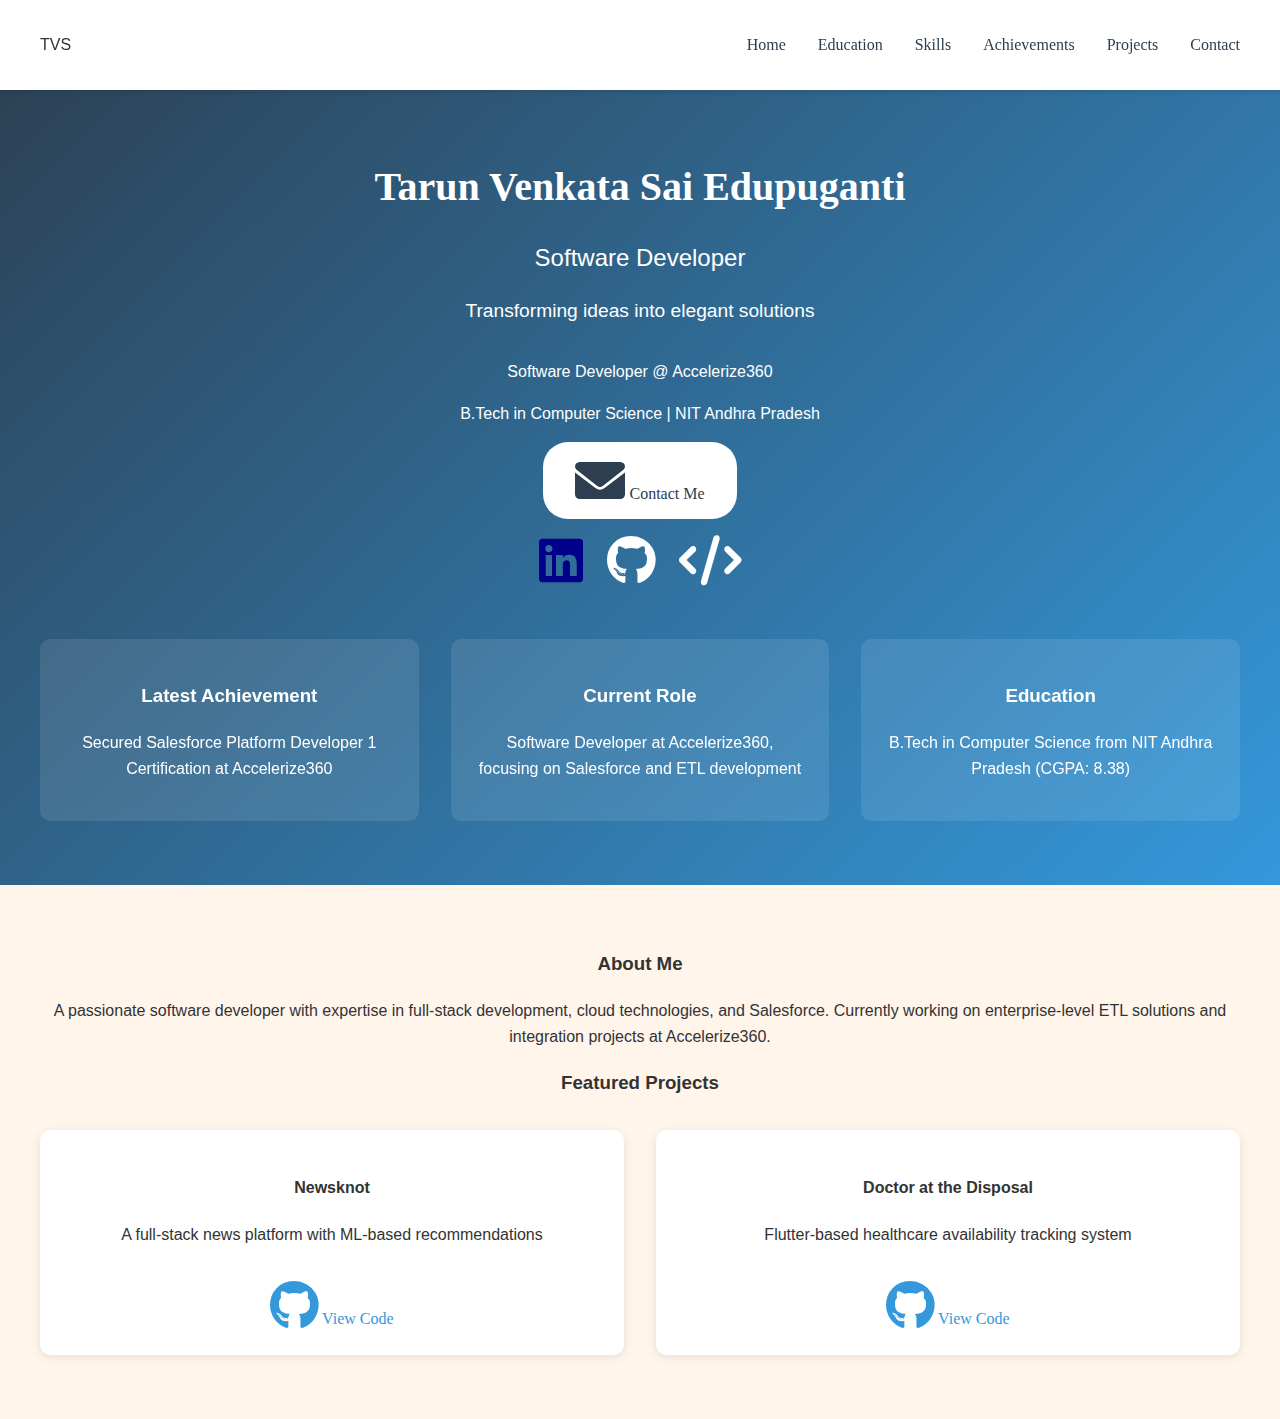
<file: index.html>
<!DOCTYPE html>
<html lang="en">
<head>
    <meta charset="UTF-8">
    <meta http-equiv="X-UA-Compatible" content="IE=edge">
    <meta name="viewport" content="width=device-width, initial-scale=1.0">
    <title>Tarun Venkata Sai Edupuganti - Portfolio</title>
    <link rel="stylesheet" href="css/stile.css">
    <link rel="stylesheet" href="https://cdnjs.cloudflare.com/ajax/libs/font-awesome/6.0.0/css/all.min.css">
</head>
<body>
    <nav class="navbar">
        <div class="nav-content">
            <div class="logo">TVS</div>
            <ul class="nav-links">
                <li><a href="index.html" class="active">Home</a></li>
                <li><a href="edu.html">Education</a></li>
                <li><a href="skills.html">Skills</a></li>
                <li><a href="achievements.html">Achievements</a></li>
                <li><a href="pro.html">Projects</a></li>
                <li><a href="contact.html">Contact</a></li>
            </ul>
        </div>
    </nav>

    <div class="hero-section">
        <div class="hero-content">
            <div class="profile-info">
                <h1>Tarun Venkata Sai Edupuganti</h1>
                <h2>Software Developer</h2>
                <p class="tagline">Transforming ideas into elegant solutions</p>
                
                <div class="current-position">
                    <p>Software Developer @ Accelerize360</p>
                    <p>B.Tech in Computer Science | NIT Andhra Pradesh</p>
                </div>

                <div class="quick-links">
                    <a href="mailto:etarun185257@gmail.com" class="contact-btn">
                        <i class="fas fa-envelope"></i> Contact Me
                    </a>
                    <div class="social-links">
                        <a href="[Your LinkedIn URL]" target="_blank"><i class="fab fa-linkedin"></i></a>
                        <a href="[Your GitHub URL]" target="_blank"><i class="fab fa-github"></i></a>
                        <a href="[Your LeetCode URL]" target="_blank"><i class="fas fa-code"></i></a>
                    </div>
                </div>
            </div>

            <div class="highlights">
                <div class="highlight-box">
                    <h3>Latest Achievement</h3>
                    <p>Secured Salesforce Platform Developer 1 Certification at Accelerize360</p>
                </div>
                <div class="highlight-box">
                    <h3>Current Role</h3>
                    <p>Software Developer at Accelerize360, focusing on Salesforce and ETL development</p>
                </div>
                <div class="highlight-box">
                    <h3>Education</h3>
                    <p>B.Tech in Computer Science from NIT Andhra Pradesh (CGPA: 8.38)</p>
                </div>
            </div>
        </div>
    </div>

    <div class="quick-overview">
        <div class="overview-section">
            <h3>About Me</h3>
            <p>A passionate software developer with expertise in full-stack development, cloud technologies, and Salesforce. 
               Currently working on enterprise-level ETL solutions and integration projects at Accelerize360.</p>
        </div>
        
        <div class="featured-projects">
            <h3>Featured Projects</h3>
            <div class="project-cards">
                <div class="project-card">
                    <h4>Newsknot</h4>
                    <p>A full-stack news platform with ML-based recommendations</p>
                    <a href="[GitHub Link]" class="project-link">
                        <i class="fab fa-github"></i> View Code
                    </a>
                </div>
                <div class="project-card">
                    <h4>Doctor at the Disposal</h4>
                    <p>Flutter-based healthcare availability tracking system</p>
                    <a href="[GitHub Link]" class="project-link">
                        <i class="fab fa-github"></i> View Code
                    </a>
                </div>
            </div>
        </div>
    </div>
</body>
</html>
</file>
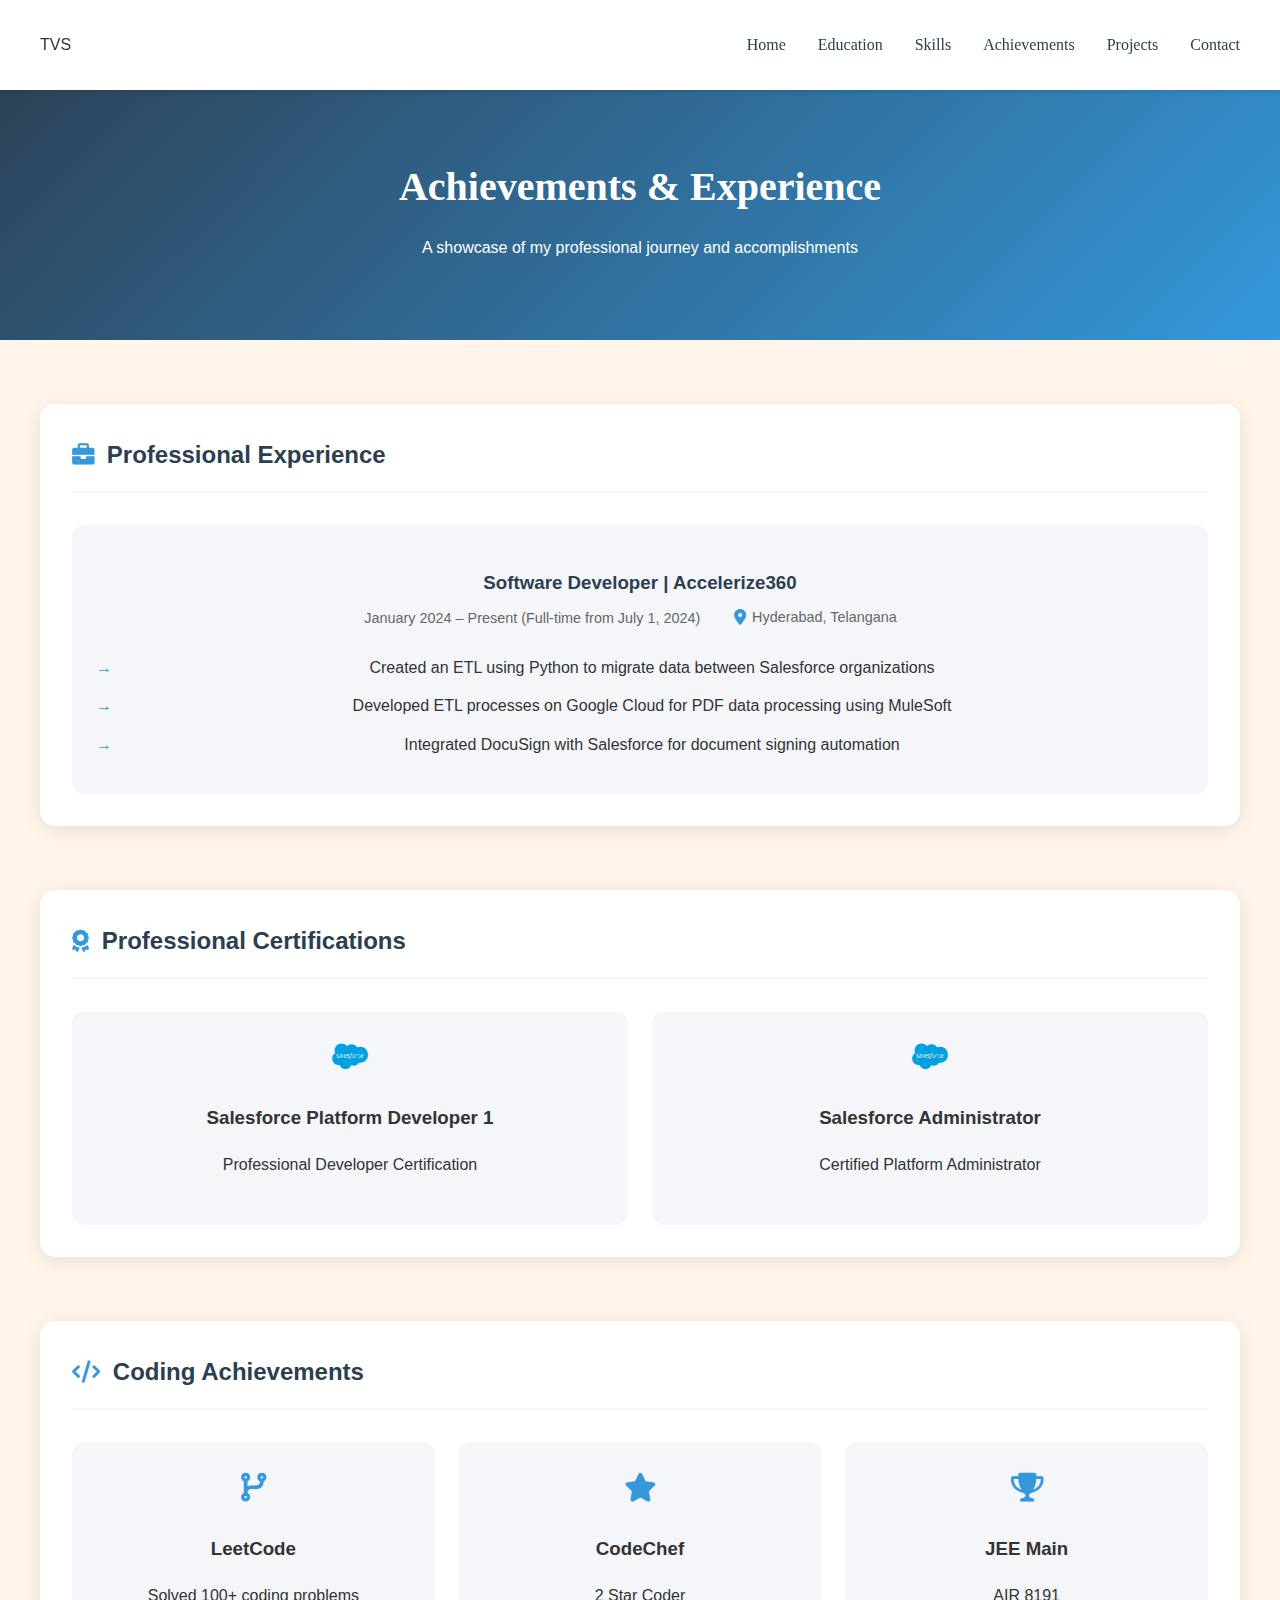
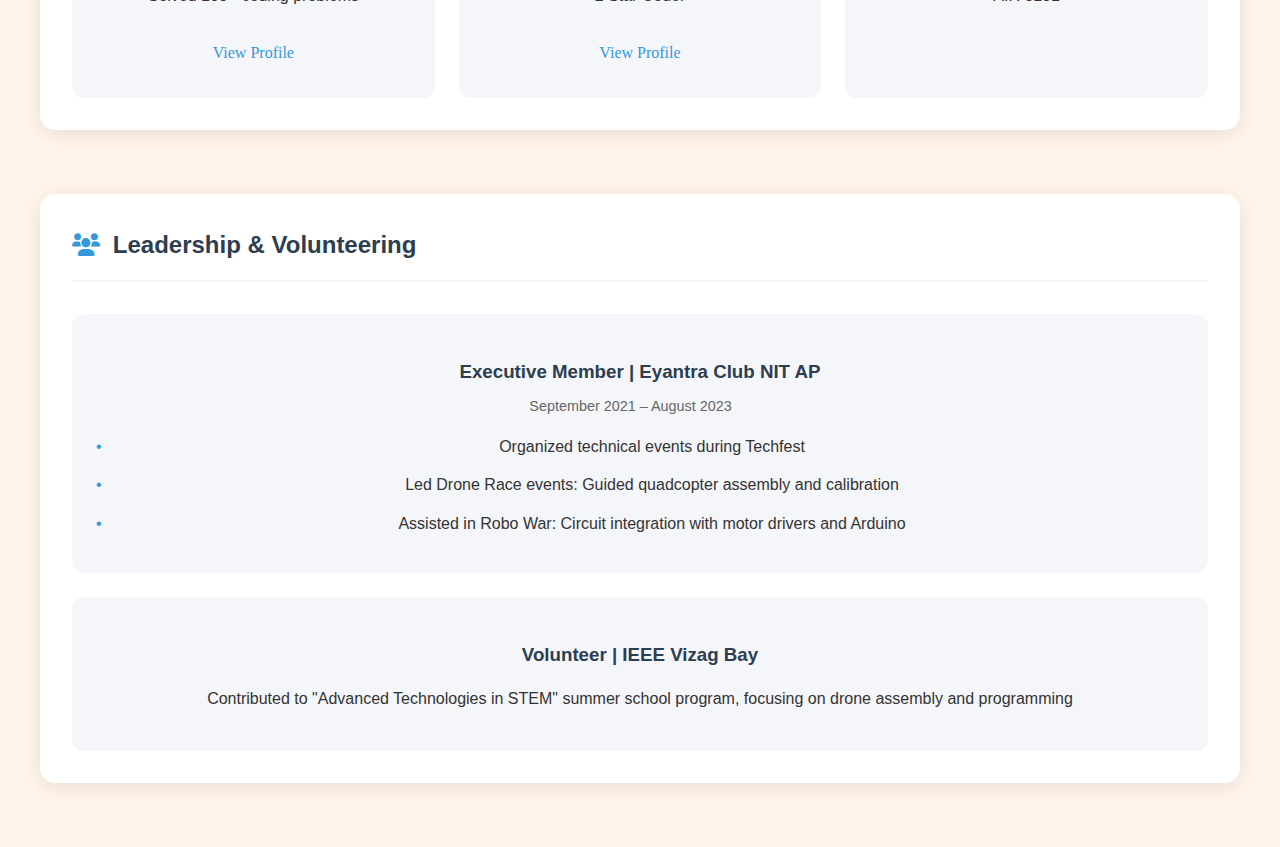
<file: achievements.html>
<!DOCTYPE html>
<html lang="en">
<head>
    <meta charset="UTF-8">
    <meta http-equiv="X-UA-Compatible" content="IE=edge">
    <meta name="viewport" content="width=device-width, initial-scale=1.0">
    <title>Achievements - Tarun Venkata Sai Edupuganti</title>
    <link rel="stylesheet" href="css/stile.css">
    <link rel="stylesheet" href="https://cdnjs.cloudflare.com/ajax/libs/font-awesome/6.0.0/css/all.min.css" 
          integrity="sha512-9usAa10IRO0HhonpyAIVpjrylPvoDwiPUiKdWk5t3PyolY1cOd4DSE0Ga+ri4AuTroPR5aQvXU9xC6qOPnzFeg==" 
          crossorigin="anonymous" 
          referrerpolicy="no-referrer" />
</head>
<body>
    <nav class="navbar">
        <div class="nav-content">
            <div class="logo">TVS</div>
            <ul class="nav-links">
                <li><a href="index.html">Home</a></li>
                <li><a href="edu.html">Education</a></li>
                <li><a href="skills.html">Skills</a></li>
                <li><a href="achievements.html" class="active">Achievements</a></li>
                <li><a href="pro.html">Projects</a></li>
                <li><a href="contact.html">Contact</a></li>
            </ul>
        </div>
    </nav>

    <div class="achievements-header">
        <h1>Achievements & Experience</h1>
        <p>A showcase of my professional journey and accomplishments</p>
    </div>

    <div class="achievements-container">
        <div class="achievement-section professional">
            <div class="section-header">
                <i class="fas fa-briefcase"></i>
                <h2>Professional Experience</h2>
            </div>
            <div class="experience-card">
                <div class="company-info">
                    <h3>Software Developer | Accelerize360</h3>
                    <span class="duration">January 2024 – Present (Full-time from July 1, 2024)</span>
                    <span class="location"><i class="fas fa-map-marker-alt"></i> Hyderabad, Telangana</span>
                </div>
                <div class="experience-details">
                    <ul>
                        <li>Created an ETL using Python to migrate data between Salesforce organizations</li>
                        <li>Developed ETL processes on Google Cloud for PDF data processing using MuleSoft</li>
                        <li>Integrated DocuSign with Salesforce for document signing automation</li>
                    </ul>
                </div>
            </div>
        </div>

        <div class="achievement-section certifications">
            <div class="section-header">
                <i class="fas fa-award"></i>
                <h2>Professional Certifications</h2>
            </div>
            <div class="certification-grid">
                <div class="cert-card salesforce">
                    <i class="fab fa-salesforce"></i>
                    <h3>Salesforce Platform Developer 1</h3>
                    <p>Professional Developer Certification</p>
                </div>
                <div class="cert-card salesforce">
                    <i class="fab fa-salesforce"></i>
                    <h3>Salesforce Administrator</h3>
                    <p>Certified Platform Administrator</p>
                </div>
            </div>
        </div>

        <div class="achievement-section coding">
            <div class="section-header">
                <i class="fas fa-code"></i>
                <h2>Coding Achievements</h2>
            </div>
            <div class="achievements-grid">
                <div class="achievement-card">
                    <i class="fas fa-code-branch"></i>
                    <h3>LeetCode</h3>
                    <p>Solved 100+ coding problems</p>
                    <a href="[Your Leetcode Profile Link]" class="profile-link">View Profile</a>
                </div>
                <div class="achievement-card">
                    <i class="fas fa-star"></i>
                    <h3>CodeChef</h3>
                    <p>2 Star Coder</p>
                    <a href="[Your CodeChef Profile Link]" class="profile-link">View Profile</a>
                </div>
                <div class="achievement-card">
                    <i class="fas fa-trophy"></i>
                    <h3>JEE Main</h3>
                    <p>AIR 8191</p>
                </div>
            </div>
        </div>

        <div class="achievement-section leadership">
            <div class="section-header">
                <i class="fas fa-users"></i>
                <h2>Leadership & Volunteering</h2>
            </div>
            <div class="leadership-cards">
                <div class="leadership-card">
                    <h3>Executive Member | Eyantra Club NIT AP</h3>
                    <span class="duration">September 2021 – August 2023</span>
                    <ul>
                        <li>Organized technical events during Techfest</li>
                        <li>Led Drone Race events: Guided quadcopter assembly and calibration</li>
                        <li>Assisted in Robo War: Circuit integration with motor drivers and Arduino</li>
                    </ul>
                </div>
                <div class="leadership-card">
                    <h3>Volunteer | IEEE Vizag Bay</h3>
                    <p>Contributed to "Advanced Technologies in STEM" summer school program, focusing on drone assembly and programming</p>
                </div>
            </div>
        </div>
    </div>
</body>
</html>
</file>
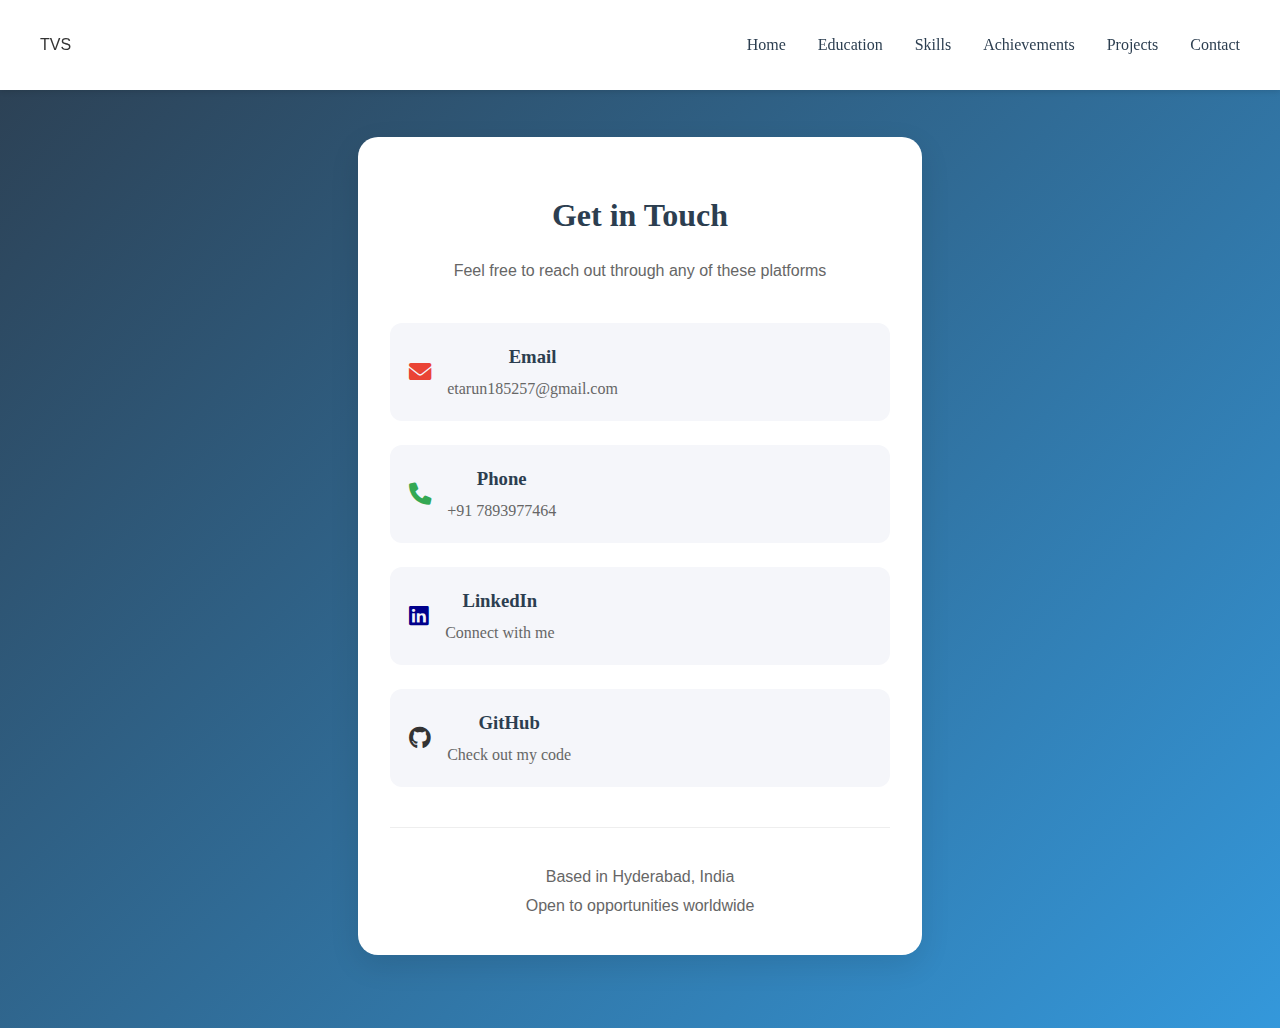
<file: contact.html>
<!DOCTYPE html>
<html lang="en">
<head>
    <meta charset="UTF-8">
    <meta http-equiv="X-UA-Compatible" content="IE=edge">
    <meta name="viewport" content="width=device-width, initial-scale=1.0">
    <title>Contact - Tarun Venkata Sai Edupuganti</title>
    <link rel="stylesheet" href="css/stile.css">
    <link rel="stylesheet" href="https://cdnjs.cloudflare.com/ajax/libs/font-awesome/6.0.0/css/all.min.css">
</head>
<body>
    <nav class="navbar">
        <div class="nav-content">
            <div class="logo">TVS</div>
            <ul class="nav-links">
                <li><a href="index.html">Home</a></li>
                <li><a href="edu.html">Education</a></li>
                <li><a href="skills.html">Skills</a></li>
                <li><a href="achievements.html">Achievements</a></li>
                <li><a href="pro.html">Projects</a></li>
                <li><a href="contact.html" class="active">Contact</a></li>
            </ul>
        </div>
    </nav>

    <div class="contact-container">
        <div class="contact-card">
            <div class="contact-header">
                <h1>Get in Touch</h1>
                <p>Feel free to reach out through any of these platforms</p>
            </div>
            
            <div class="contact-methods">
                <a href="mailto:etarun185257@gmail.com" class="contact-method email">
                    <i class="fas fa-envelope"></i>
                    <div class="contact-info">
                        <h3>Email</h3>
                        <p>etarun185257@gmail.com</p>
                    </div>
                </a>

                <a href="tel:+917893977464" class="contact-method phone">
                    <i class="fas fa-phone"></i>
                    <div class="contact-info">
                        <h3>Phone</h3>
                        <p>+91 7893977464</p>
                    </div>
                </a>

                <a href="[Your LinkedIn URL]" target="_blank" class="contact-method linkedin">
                    <i class="fab fa-linkedin"></i>
                    <div class="contact-info">
                        <h3>LinkedIn</h3>
                        <p>Connect with me</p>
                    </div>
                </a>

                <a href="[Your GitHub URL]" target="_blank" class="contact-method github">
                    <i class="fab fa-github"></i>
                    <div class="contact-info">
                        <h3>GitHub</h3>
                        <p>Check out my code</p>
                    </div>
                </a>
            </div>

            <div class="contact-footer">
                <p>Based in Hyderabad, India</p>
                <p>Open to opportunities worldwide</p>
            </div>
        </div>
    </div>
</body>
</html>
</file>
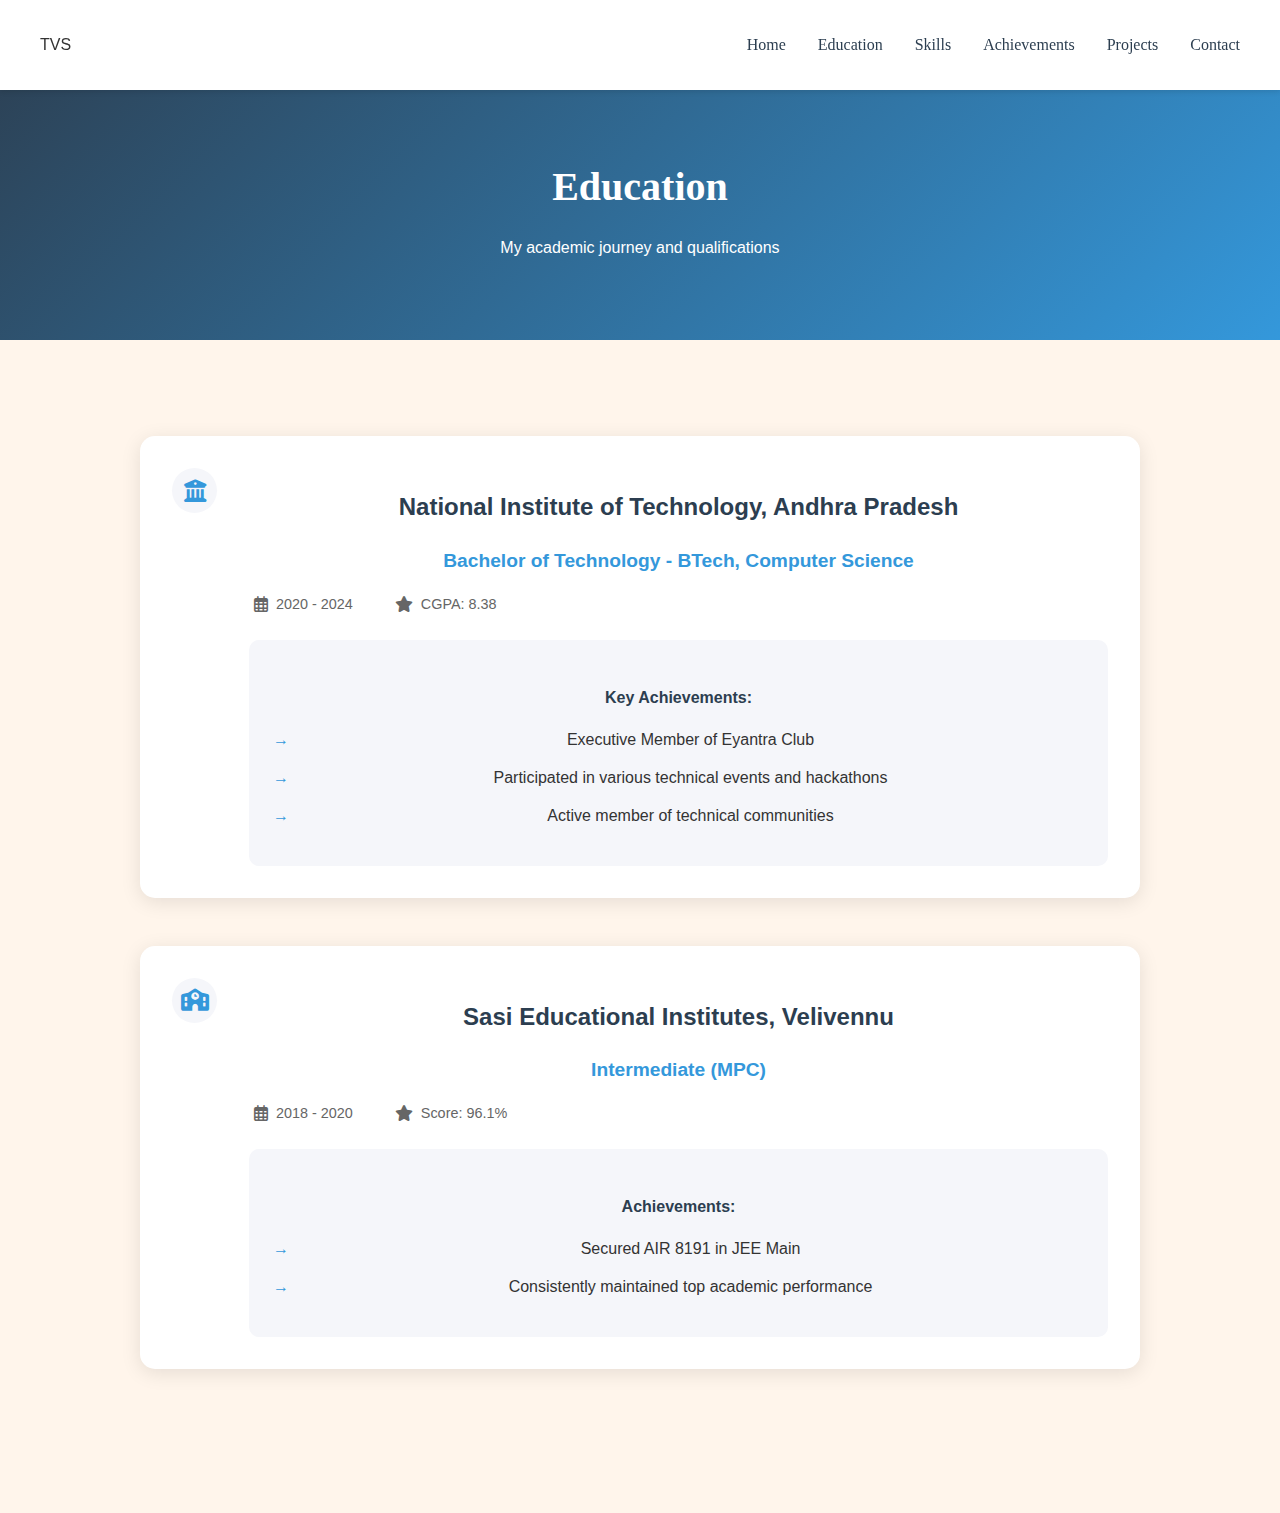
<file: edu.html>
<!DOCTYPE html>
<html lang="en">
<head>
    <meta charset="UTF-8">
    <meta http-equiv="X-UA-Compatible" content="IE=edge">
    <meta name="viewport" content="width=device-width, initial-scale=1.0">
    <title>Education - Tarun Venkata Sai Edupuganti</title>
    <link rel="stylesheet" href="css/stile.css">
    <link rel="stylesheet" href="https://cdnjs.cloudflare.com/ajax/libs/font-awesome/6.0.0/css/all.min.css">
</head>
<body>
    <nav class="navbar">
        <div class="nav-content">
            <div class="logo">TVS</div>
            <ul class="nav-links">
                <li><a href="index.html">Home</a></li>
                <li><a href="edu.html" class="active">Education</a></li>
                <li><a href="skills.html">Skills</a></li>
                <li><a href="achievements.html">Achievements</a></li>
                <li><a href="pro.html">Projects</a></li>
                <li><a href="contact.html">Contact</a></li>
            </ul>
        </div>
    </nav>

    <div class="education-header">
        <h1>Education</h1>
        <p>My academic journey and qualifications</p>
    </div>

    <div class="education-container">
        <div class="education-timeline">
            <div class="timeline-item">
                <div class="timeline-content">
                    <div class="education-card">
                        <div class="edu-icon">
                            <i class="fas fa-university"></i>
                        </div>
                        <div class="edu-details">
                            <h2>National Institute of Technology, Andhra Pradesh</h2>
                            <h3>Bachelor of Technology - BTech, Computer Science</h3>
                            <div class="edu-meta">
                                <span class="year"><i class="far fa-calendar-alt"></i> 2020 - 2024</span>
                                <span class="grade"><i class="fas fa-star"></i> CGPA: 8.38</span>
                            </div>
                            <div class="edu-highlights">
                                <h4>Key Achievements:</h4>
                                <ul>
                                    <li>Executive Member of Eyantra Club</li>
                                    <li>Participated in various technical events and hackathons</li>
                                    <li>Active member of technical communities</li>
                                </ul>
                            </div>
                        </div>
                    </div>
                </div>
            </div>

            <div class="timeline-item">
                <div class="timeline-content">
                    <div class="education-card">
                        <div class="edu-icon">
                            <i class="fas fa-school"></i>
                        </div>
                        <div class="edu-details">
                            <h2>Sasi Educational Institutes, Velivennu</h2>
                            <h3>Intermediate (MPC)</h3>
                            <div class="edu-meta">
                                <span class="year"><i class="far fa-calendar-alt"></i> 2018 - 2020</span>
                                <span class="grade"><i class="fas fa-star"></i> Score: 96.1%</span>
                            </div>
                            <div class="edu-highlights">
                                <h4>Achievements:</h4>
                                <ul>
                                    <li>Secured AIR 8191 in JEE Main</li>
                                    <li>Consistently maintained top academic performance</li>
                                </ul>
                            </div>
                        </div>
                    </div>
                </div>
            </div>
        </div>
    </div>
</body>
</html>
</file>
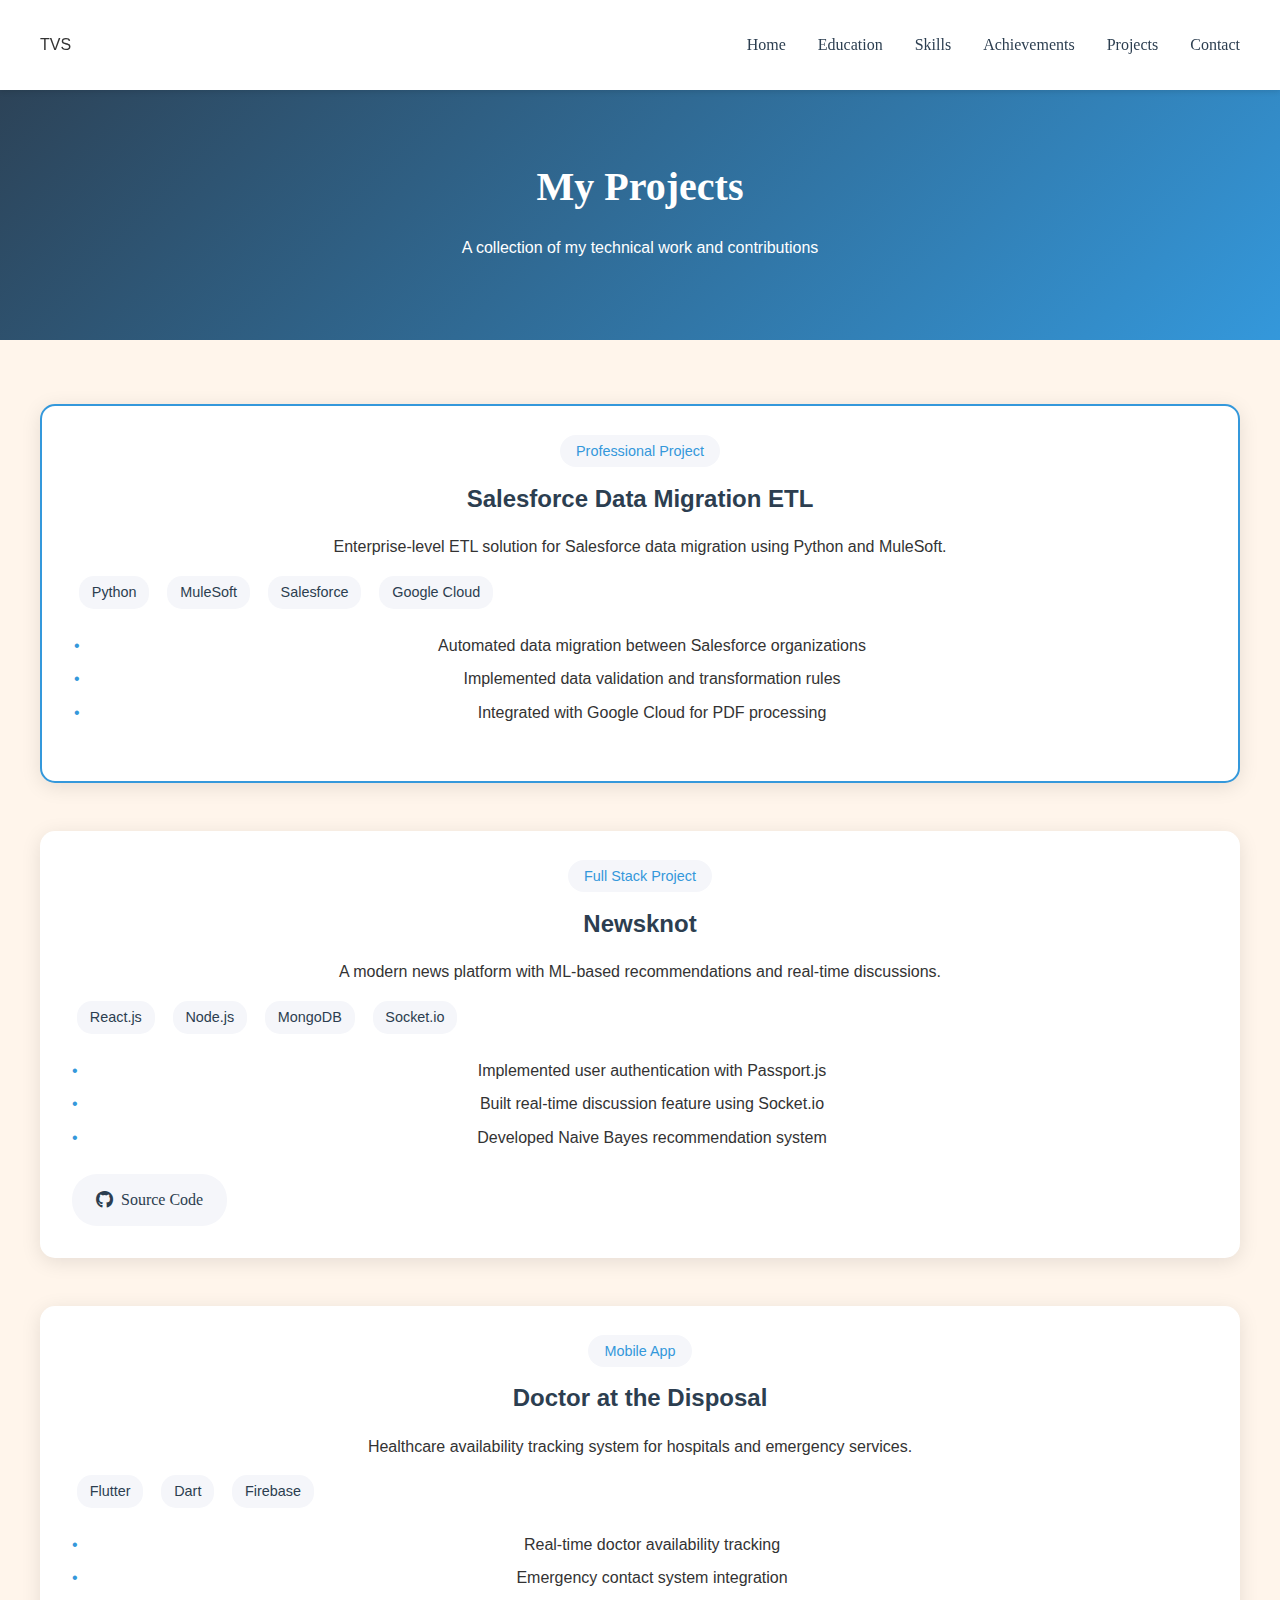
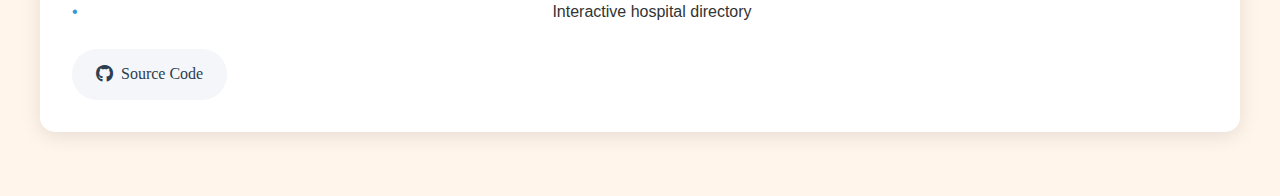
<file: pro.html>
<!DOCTYPE html>
<html lang="en">
<head>
    <meta charset="UTF-8">
    <meta http-equiv="X-UA-Compatible" content="IE=edge">
    <meta name="viewport" content="width=device-width, initial-scale=1.0">
    <title>Projects - Tarun Venkata Sai Edupuganti</title>
    <link rel="stylesheet" href="css/stile.css">
    <link rel="stylesheet" href="https://cdnjs.cloudflare.com/ajax/libs/font-awesome/6.0.0/css/all.min.css">
</head>
<body>
    <nav class="navbar">
        <div class="nav-content">
            <div class="logo">TVS</div>
            <ul class="nav-links">
                <li><a href="index.html">Home</a></li>
                <li><a href="edu.html">Education</a></li>
                <li><a href="skills.html">Skills</a></li>
                <li><a href="achievements.html">Achievements</a></li>
                <li><a href="pro.html" class="active">Projects</a></li>
                <li><a href="contact.html">Contact</a></li>
            </ul>
        </div>
    </nav>

    <div class="projects-header">
        <h1>My Projects</h1>
        <p>A collection of my technical work and contributions</p>
    </div>

    <div class="projects-container">
        <!-- Professional Project -->
        <div class="project-item featured">
            <div class="project-content">
                <span class="project-type">Professional Project</span>
                <h2>Salesforce Data Migration ETL</h2>
                <p>Enterprise-level ETL solution for Salesforce data migration using Python and MuleSoft.</p>
                <div class="tech-stack">
                    <span>Python</span>
                    <span>MuleSoft</span>
                    <span>Salesforce</span>
                    <span>Google Cloud</span>
                </div>
                <ul class="project-highlights">
                    <li>Automated data migration between Salesforce organizations</li>
                    <li>Implemented data validation and transformation rules</li>
                    <li>Integrated with Google Cloud for PDF processing</li>
                </ul>
            </div>
        </div>

        <!-- Newsknot Project -->
        <div class="project-item">
            <div class="project-content">
                <span class="project-type">Full Stack Project</span>
                <h2>Newsknot</h2>
                <p>A modern news platform with ML-based recommendations and real-time discussions.</p>
                <div class="tech-stack">
                    <span>React.js</span>
                    <span>Node.js</span>
                    <span>MongoDB</span>
                    <span>Socket.io</span>
                </div>
                <ul class="project-highlights">
                    <li>Implemented user authentication with Passport.js</li>
                    <li>Built real-time discussion feature using Socket.io</li>
                    <li>Developed Naive Bayes recommendation system</li>
                </ul>
                <div class="project-links">
                    <a href="[GitHub Link]" target="_blank" class="project-btn">
                        <i class="fab fa-github"></i> Source Code
                    </a>
                </div>
            </div>
        </div>

        <!-- Doctor at Disposal Project -->
        <div class="project-item">
            <div class="project-content">
                <span class="project-type">Mobile App</span>
                <h2>Doctor at the Disposal</h2>
                <p>Healthcare availability tracking system for hospitals and emergency services.</p>
                <div class="tech-stack">
                    <span>Flutter</span>
                    <span>Dart</span>
                    <span>Firebase</span>
                </div>
                <ul class="project-highlights">
                    <li>Real-time doctor availability tracking</li>
                    <li>Emergency contact system integration</li>
                    <li>Interactive hospital directory</li>
                </ul>
                <div class="project-links">
                    <a href="[GitHub Link]" target="_blank" class="project-btn">
                        <i class="fab fa-github"></i> Source Code
                    </a>
                </div>
            </div>
        </div>
    </div>
</body>
</html>
</file>
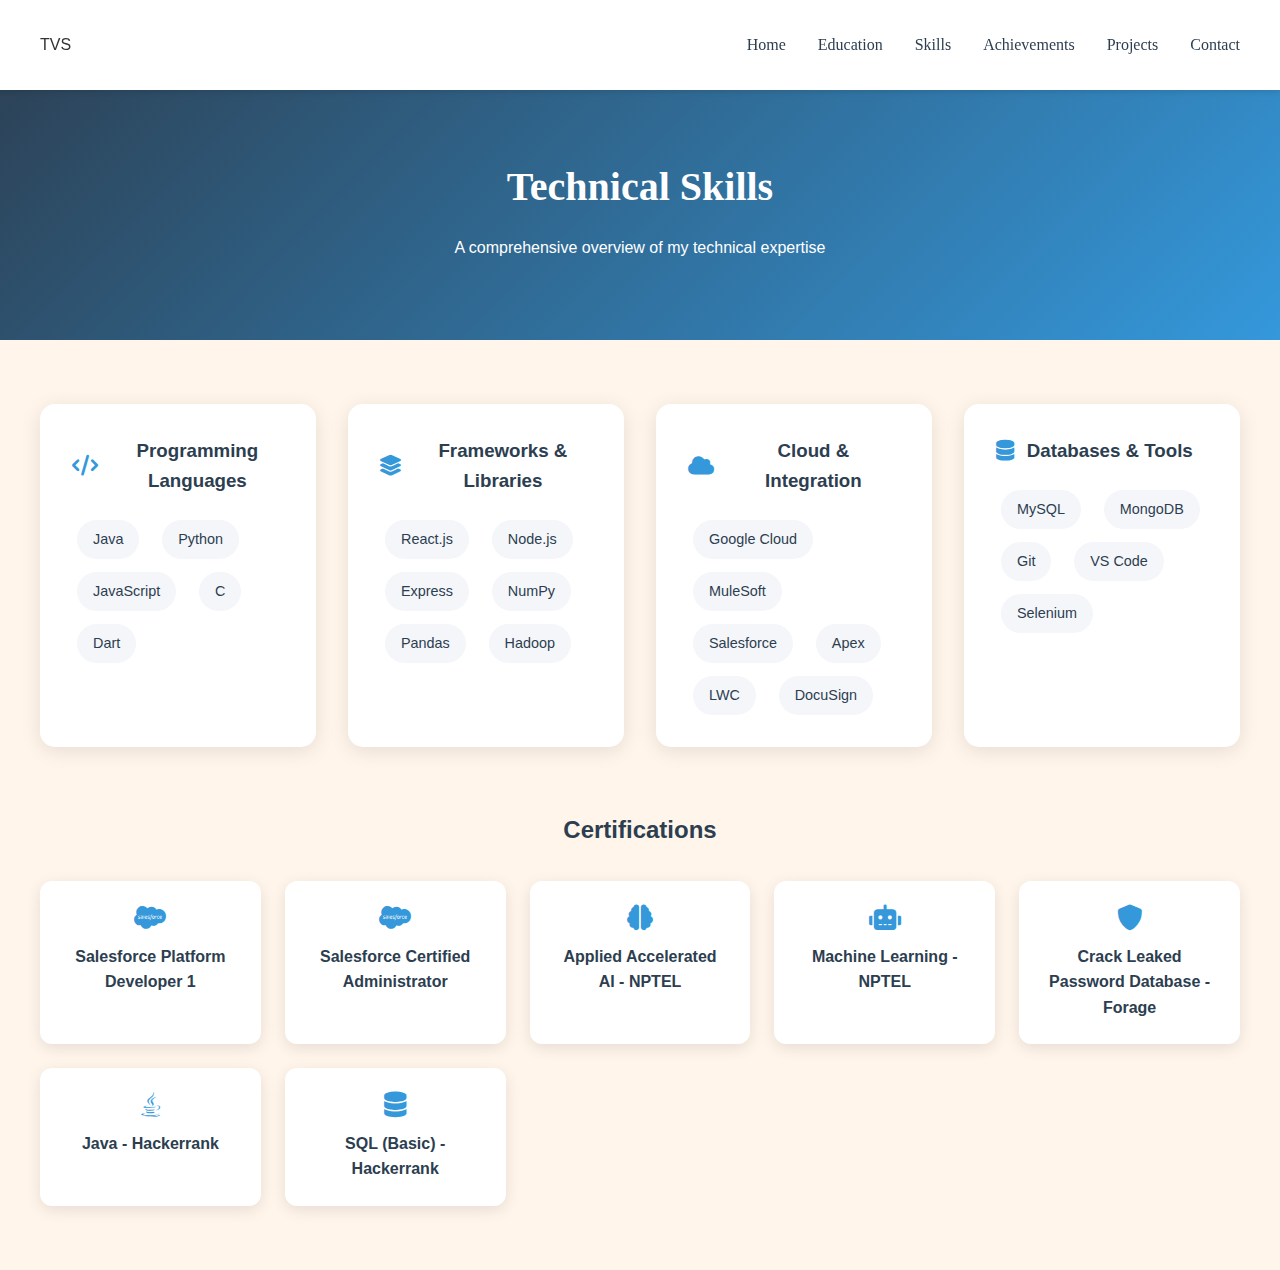
<file: skills.html>
<!DOCTYPE html>
<html lang="en">
<head>
    <meta charset="UTF-8">
    <meta http-equiv="X-UA-Compatible" content="IE=edge">
    <meta name="viewport" content="width=device-width, initial-scale=1.0">
    <title>Skills - Tarun Venkata Sai Edupuganti</title>
    <link rel="stylesheet" href="css/stile.css">
    <link rel="stylesheet" href="https://cdnjs.cloudflare.com/ajax/libs/font-awesome/6.0.0/css/all.min.css">
</head>
<body>
    <nav class="navbar">
        <div class="nav-content">
            <div class="logo">TVS</div>
            <ul class="nav-links">
                <li><a href="index.html">Home</a></li>
                <li><a href="edu.html">Education</a></li>
                <li><a href="skills.html" class="active">Skills</a></li>
                <li><a href="achievements.html">Achievements</a></li>
                <li><a href="pro.html">Projects</a></li>
                <li><a href="contact.html">Contact</a></li>
            </ul>
        </div>
    </nav>

    <div class="skills-header">
        <h1>Technical Skills</h1>
        <p>A comprehensive overview of my technical expertise</p>
    </div>

    <div class="skills-container">
        <div class="skills-grid">
            <div class="skill-category">
                <div class="category-header">
                    <i class="fas fa-code"></i>
                    <h3>Programming Languages</h3>
                </div>
                <div class="skill-items">
                    <span class="skill-item">Java</span>
                    <span class="skill-item">Python</span>
                    <span class="skill-item">JavaScript</span>
                    <span class="skill-item">C</span>
                    <span class="skill-item">Dart</span>
                </div>
            </div>

            <div class="skill-category">
                <div class="category-header">
                    <i class="fas fa-layer-group"></i>
                    <h3>Frameworks & Libraries</h3>
                </div>
                <div class="skill-items">
                    <span class="skill-item">React.js</span>
                    <span class="skill-item">Node.js</span>
                    <span class="skill-item">Express</span>
                    <span class="skill-item">NumPy</span>
                    <span class="skill-item">Pandas</span>
                    <span class="skill-item">Hadoop</span>
                </div>
            </div>

            <div class="skill-category">
                <div class="category-header">
                    <i class="fas fa-cloud"></i>
                    <h3>Cloud & Integration</h3>
                </div>
                <div class="skill-items">
                    <span class="skill-item">Google Cloud</span>
                    <span class="skill-item">MuleSoft</span>
                    <span class="skill-item">Salesforce</span>
                    <span class="skill-item">Apex</span>
                    <span class="skill-item">LWC</span>
                    <span class="skill-item">DocuSign</span>
                </div>
            </div>

            <div class="skill-category">
                <div class="category-header">
                    <i class="fas fa-database"></i>
                    <h3>Databases & Tools</h3>
                </div>
                <div class="skill-items">
                    <span class="skill-item">MySQL</span>
                    <span class="skill-item">MongoDB</span>
                    <span class="skill-item">Git</span>
                    <span class="skill-item">VS Code</span>
                    <span class="skill-item">Selenium</span>
                </div>
            </div>
        </div>

        <div class="certifications-section">
            <h2>Certifications</h2>
            <div class="certification-cards">
                <div class="certification-card">
                    <i class="fab fa-salesforce"></i>
                    <h4>Salesforce Platform Developer 1</h4>
                </div>
                <div class="certification-card">
                    <i class="fab fa-salesforce"></i>
                    <h4>Salesforce Certified Administrator</h4>
                </div>
                <div class="certification-card">
                    <i class="fas fa-brain"></i>
                    <h4>Applied Accelerated AI - NPTEL</h4>
                </div>
                <div class="certification-card">
                    <i class="fas fa-robot"></i>
                    <h4>Machine Learning - NPTEL</h4>
                </div>
                <div class="certification-card">
                    <i class="fas fa-shield-alt"></i>
                    <h4>Crack Leaked Password Database - Forage</h4>
                </div>
                <div class="certification-card">
                    <i class="fab fa-java"></i>
                    <h4>Java - Hackerrank</h4>
                </div>
                <div class="certification-card">
                    <i class="fas fa-database"></i>
                    <h4>SQL (Basic) - Hackerrank</h4>
                </div>
            </div>
        </div>
    </div>
</body>
</html>
</file>
<file: css/stile.css>
body{
    background-color: #FFF5EB;
    margin: 0;
    text-align: center;
    font-weight: 100;
    padding-top: 0;
    color: rgb(74, 77, 77);
}
.education{
    
    position: absolute;
    top:10%;
    left:18%;
}
hr{
    background-color: #DEEDF0;
    /* color: #DEEDF0; */
    border-color: #DEEDF0;
    width: 30%;
    /* margin-left: 0px;
    margin-bottom: 20px; */
    margin: 0 auto 1.5% auto;
}
a{
    color: #f73737b5;
    font-family: 'Oleo Script', cursive;
    
}
h1{
    color: white;
    font-family: 'Oleo Script', cursive;
}
h3:hover,h1:hover{
    color: #52006A;
    
}
img:hover{
    background-color: pink;
}
.edu-img,.image1{
    height: 100%;
    width:  100%;
}
/* .home_body{
    position: absolute;
    top:850px;
} */
.bar{
    background-color: burlywood;
    width: 100%;
    height: 8%;
    /* position: absolute;
    top:0; */
}
.about{
    background-color: #f06e6e;
    padding: 18% 0;
    /* margin: 0 auto 0 auto ; */
}
/* .pofilepic{
    width:20%;
    height: 45%;
    position: absolute;
    top:35%;
    left: 18%;
} */
.profile-pic{
    padding-left: 15%;
}

.intro{
    padding-top: 2.5%;
}
.eduinfo{
    /* margin: 10% auto 0 auto; */
    padding: 10% 10%;
    margin-bottom: 15%;
    height: 200px;
}
.ending{
    padding-top: 2%;
}
.btn {
    background: #d63791;
    background-image: -webkit-linear-gradient(top, #d63791, #e89366);
    background-image: -moz-linear-gradient(top, #d63791, #e89366);
    background-image: -ms-linear-gradient(top, #d63791, #e89366);
    background-image: -o-linear-gradient(top, #d63791, #e89366);
    background-image: linear-gradient(to bottom, #d63791, #e89366);
    -webkit-border-radius: 28;
    -moz-border-radius: 28;
    border-radius: 28px;
    -webkit-box-shadow: 3px 3px 8px #8a5a8a;
    -moz-box-shadow: 3px 3px 8px #8a5a8a;
    box-shadow: 3px 3px 8px #8a5a8a;
    font-family: Georgia;
    color: #7de3de;
    font-size: 20px;
    padding: 8px;
    text-decoration: none;
    margin: 0 auto;
  }
  
  .btn:hover {
    background: #e89366;
    background-image: -webkit-linear-gradient(top, #e89366, #d63791);
    background-image: -moz-linear-gradient(top, #e89366, #d63791);
    background-image: -ms-linear-gradient(top, #e89366, #d63791);
    background-image: -o-linear-gradient(top, #e89366, #d63791);
    background-image: linear-gradient(to bottom, #e89366, #d63791);
    text-decoration: none;
  }

  .bottom{
      /* width:100%;
      height: 40%; */
      background-color: #f99a9a;
      /* position: absolute; */
     margin-top: 5%;
     padding-top: 2.5%;
     padding-bottom: 2.5%;
    
  }
  .linked{
      color:#f34444;
    text-decoration: none;
    /* position:absolute;
    top:20%;
    left: 45%; */
    
  }
  .fb{
    color:#f34444;
    text-decoration: none;
    /* position:absolute;
    top:20%;
    left:50%; */

  }
  .fb:hover{
    color: #fabebe;
  }

  .linked:hover{
      color: #fabebe;
  }

  .skilltab{
      text-align: left;
      margin:0 auto;
      padding: 6px;
      border-spacing: 2px;
  }
  td{
      padding-left: 5px;
  }
  .copy{
      color: #DEEDF0;
      margin-top: 1.0%;
      /* position:absolute;
      left: 35%;
      top:65%; */
    
      
  }

  .My-contact{
      padding: 0.2% 0;
      margin-top: 0;
     background-color: #78C4D4;
  }
i{
    font-size: 50px;
    /* padding: 5%; */
}
/* div{
    display: inline-block;
} */

span{
    margin: 0 5px;
}

.fa-whatsapp{
    background-color: green;
    color: white;
    
}
/* i:hover{
    max-width: 1300px;
    color: #DEEDF0;
} */
.fa-linkedin{
    color: darkblue;
}
.home-wap{
    position:fixed;
    padding-left: 42%;
    padding-top: 10%;
    margin: 0;
}
.whap{
    /* border-radius: 50%;
    width:100%;
    height: 100%;
    text-align: center;
    line-height: 100px;
    vertical-align: middle; */
    padding: 30px;
}
.carousel-control-prev-icon,.carousel-control-next-icon{
    
    background-color: #f34444;
}

@media (max-width:900px) {
    .profile-pic{
        padding-left: 0;
    }
    .eduinfo{
        /* margin: 10% auto 0 auto; */
        padding: 20% 15% 15% 10%;
        margin-bottom: 15%;
        height: 350px;
    }
    .home-wap{
        position:fixed;
        padding-left: 38%;
        padding-top: 10%;
        margin: 0;
    }
}

:root {
    --primary-color: #2c3e50;
    --secondary-color: #3498db;
    --text-color: #333;
    --light-bg: #f5f6fa;
    --white: #ffffff;
}

body {
    margin: 0;
    padding: 0;
    font-family: 'Segoe UI', Tahoma, Geneva, Verdana, sans-serif;
    color: var(--text-color);
    line-height: 1.6;
}

.navbar {
    background-color: var(--white);
    box-shadow: 0 2px 5px rgba(0,0,0,0.1);
    padding: 1rem 0;
    position: fixed;
    width: 100%;
    top: 0;
    z-index: 1000;
}

.nav-content {
    max-width: 1200px;
    margin: 0 auto;
    display: flex;
    justify-content: space-between;
    align-items: center;
    padding: 0 2rem;
}

.nav-links {
    display: flex;
    gap: 2rem;
    list-style: none;
}

.nav-links a {
    text-decoration: none;
    color: var(--primary-color);
    font-weight: 500;
    transition: color 0.3s;
}

.nav-links a:hover {
    color: var(--secondary-color);
}

.nav-links i {
    font-size: 1.2rem;
}

.hero-section {
    padding: 8rem 2rem 4rem;
    background: linear-gradient(135deg, var(--primary-color), var(--secondary-color));
    color: var(--white);
}

.hero-content {
    max-width: 1200px;
    margin: 0 auto;
}

.profile-info {
    text-align: center;
    margin-bottom: 3rem;
}

.profile-info h1 {
    font-size: 2.5rem;
    margin-bottom: 0.5rem;
}

.profile-info h2 {
    font-size: 1.5rem;
    font-weight: 400;
    margin-bottom: 1rem;
}

.tagline {
    font-size: 1.2rem;
    margin-bottom: 2rem;
}

.quick-links {
    display: flex;
    flex-direction: column;
    align-items: center;
    gap: 1rem;
}

.contact-btn {
    background-color: var(--white);
    color: var(--primary-color);
    padding: 0.8rem 2rem;
    border-radius: 25px;
    text-decoration: none;
    font-weight: 500;
    transition: transform 0.3s;
}

.contact-btn:hover {
    transform: translateY(-2px);
}

.social-links {
    display: flex;
    gap: 1.5rem;
}

.social-links a {
    color: var(--white);
    font-size: 1.5rem;
    transition: transform 0.3s;
}

.social-links a:hover {
    transform: translateY(-2px);
}

.highlights {
    display: grid;
    grid-template-columns: repeat(auto-fit, minmax(250px, 1fr));
    gap: 2rem;
    margin-top: 3rem;
}

.highlight-box {
    background-color: rgba(255, 255, 255, 0.1);
    padding: 1.5rem;
    border-radius: 10px;
    backdrop-filter: blur(5px);
}

.quick-overview {
    max-width: 1200px;
    margin: 4rem auto;
    padding: 0 2rem;
}

.project-cards {
    display: grid;
    grid-template-columns: repeat(auto-fit, minmax(280px, 1fr));
    gap: 2rem;
    margin-top: 2rem;
}

.project-card {
    background-color: var(--white);
    padding: 1.5rem;
    border-radius: 10px;
    box-shadow: 0 2px 10px rgba(0,0,0,0.1);
    transition: transform 0.3s;
}

.project-card:hover {
    transform: translateY(-5px);
}

.project-link {
    display: inline-block;
    margin-top: 1rem;
    color: var(--secondary-color);
    text-decoration: none;
    font-weight: 500;
}

@media (max-width: 768px) {
    .nav-links {
        display: none;
    }
    
    .hero-section {
        padding: 6rem 1rem 3rem;
    }
    
    .profile-info h1 {
        font-size: 2rem;
    }
}

/* Projects Page Styles */
.projects-header {
    background: linear-gradient(135deg, var(--primary-color), var(--secondary-color));
    color: var(--white);
    padding: 8rem 2rem 4rem;
    text-align: center;
}

.projects-header h1 {
    font-size: 2.5rem;
    margin-bottom: 1rem;
}

.projects-container {
    max-width: 1200px;
    margin: 4rem auto;
    padding: 0 2rem;
    display: grid;
    gap: 3rem;
}

.project-item {
    background: var(--white);
    border-radius: 15px;
    box-shadow: 0 4px 20px rgba(0,0,0,0.1);
    overflow: hidden;
    transition: transform 0.3s;
}

.project-item:hover {
    transform: translateY(-5px);
}

.project-item.featured {
    border: 2px solid var(--secondary-color);
}

.project-content {
    padding: 2rem;
}

.project-type {
    background: var(--light-bg);
    color: var(--secondary-color);
    padding: 0.5rem 1rem;
    border-radius: 20px;
    font-size: 0.9rem;
    font-weight: 500;
}

.project-content h2 {
    margin: 1rem 0;
    color: var(--primary-color);
}

.tech-stack {
    display: flex;
    flex-wrap: wrap;
    gap: 0.5rem;
    margin: 1rem 0;
}

.tech-stack span {
    background: var(--light-bg);
    color: var(--primary-color);
    padding: 0.3rem 0.8rem;
    border-radius: 15px;
    font-size: 0.9rem;
}

.project-highlights {
    list-style: none;
    padding: 0;
    margin: 1.5rem 0;
}

.project-highlights li {
    margin-bottom: 0.5rem;
    padding-left: 1.5rem;
    position: relative;
}

.project-highlights li::before {
    content: "•";
    color: var(--secondary-color);
    position: absolute;
    left: 0;
}

.project-links {
    display: flex;
    gap: 1rem;
    margin-top: 1.5rem;
}

.project-btn {
    display: inline-flex;
    align-items: center;
    gap: 0.5rem;
    padding: 0.8rem 1.5rem;
    border-radius: 25px;
    text-decoration: none;
    font-weight: 500;
    transition: transform 0.3s;
}

.project-btn:first-child {
    background: var(--secondary-color);
    color: var(--white);
}

.project-btn:last-child {
    background: var(--light-bg);
    color: var(--primary-color);
}

.project-btn:hover {
    transform: translateY(-2px);
}

.project-btn i {
    font-size: 1.1rem;
}

@media (max-width: 768px) {
    .projects-header {
        padding: 6rem 1rem 3rem;
    }

    .projects-container {
        padding: 0 1rem;
    }

    .project-links {
        flex-direction: column;
    }
}

/* Contact Page Styles */
.contact-container {
    min-height: 100vh;
    display: flex;
    align-items: center;
    justify-content: center;
    padding: 6rem 2rem 2rem;
    background: linear-gradient(135deg, var(--primary-color), var(--secondary-color));
}

.contact-card {
    background: var(--white);
    border-radius: 20px;
    box-shadow: 0 10px 30px rgba(0,0,0,0.1);
    padding: 2rem;
    width: 90%;
    max-width: 500px;
}

.contact-header {
    text-align: center;
    margin-bottom: 2.5rem;
}

.contact-header h1 {
    color: var(--primary-color);
    margin-bottom: 0.5rem;
}

.contact-header p {
    color: #666;
}

.contact-methods {
    display: grid;
    gap: 1.5rem;
}

.contact-method {
    display: flex;
    align-items: center;
    padding: 1.2rem;
    border-radius: 12px;
    text-decoration: none;
    transition: transform 0.3s, box-shadow 0.3s;
    background: var(--light-bg);
}

.contact-method:hover {
    transform: translateY(-3px);
    box-shadow: 0 5px 15px rgba(0,0,0,0.1);
}

.contact-method i {
    font-size: 1.4rem;
    margin-right: 1rem;
}

.contact-method.email {
    color: #ea4335;
}

.contact-method.phone {
    color: #34a853;
}

.contact-method.linkedin {
    color: #0077b5;
}

.contact-method.github {
    color: #333;
}

.contact-info h3 {
    color: var(--primary-color);
    margin: 0 0 0.25rem 0;
}

.contact-info p {
    color: #666;
    margin: 0;
}

.contact-footer {
    text-align: center;
    margin-top: 2.5rem;
    padding-top: 2rem;
    border-top: 1px solid #eee;
}

.contact-footer p {
    color: #666;
    margin: 0.25rem 0;
}

@media (max-width: 768px) {
    .contact-card {
        width: 95%;
        padding: 1.5rem;
    }

    .contact-method {
        padding: 1rem;
    }

    .contact-method i {
        font-size: 1.2rem;
        margin-right: 0.8rem;
    }
}

/* Skills Page Styles */
.skills-header {
    background: linear-gradient(135deg, var(--primary-color), var(--secondary-color));
    color: var(--white);
    padding: 8rem 2rem 4rem;
    text-align: center;
}

.skills-header h1 {
    font-size: 2.5rem;
    margin-bottom: 1rem;
}

.skills-container {
    max-width: 1200px;
    margin: 4rem auto;
    padding: 0 2rem;
}

.skills-grid {
    display: grid;
    grid-template-columns: repeat(auto-fit, minmax(250px, 1fr));
    gap: 2rem;
    margin-bottom: 4rem;
}

.skill-category {
    background: var(--white);
    border-radius: 15px;
    padding: 2rem;
    box-shadow: 0 4px 20px rgba(0,0,0,0.1);
}

.category-header {
    display: flex;
    align-items: center;
    margin-bottom: 1.5rem;
}

.category-header i {
    font-size: 1.3rem;
    color: var(--secondary-color);
    margin-right: 0.8rem;
}

.category-header h3 {
    color: var(--primary-color);
    margin: 0;
}

.skill-items {
    display: flex;
    flex-wrap: wrap;
    gap: 0.8rem;
}

.skill-item {
    background: var(--light-bg);
    color: var(--primary-color);
    padding: 0.5rem 1rem;
    border-radius: 20px;
    font-size: 0.9rem;
    transition: transform 0.3s;
}

.skill-item:hover {
    transform: translateY(-2px);
    background: var(--secondary-color);
    color: var(--white);
}

.certifications-section {
    margin-top: 4rem;
    text-align: center;
}

.certifications-section h2 {
    color: var(--primary-color);
    margin-bottom: 2rem;
}

.certification-cards {
    display: grid;
    grid-template-columns: repeat(auto-fit, minmax(200px, 1fr));
    gap: 1.5rem;
}

.certification-card {
    background: var(--white);
    padding: 1.5rem;
    border-radius: 12px;
    box-shadow: 0 4px 15px rgba(0,0,0,0.1);
    transition: transform 0.3s;
}

.certification-card:hover {
    transform: translateY(-5px);
}

.certification-card i {
    font-size: 1.6rem;
    color: var(--secondary-color);
    margin-bottom: 0.8rem;
}

.certification-card h4 {
    color: var(--primary-color);
    margin: 0;
    font-size: 1rem;
}

@media (max-width: 768px) {
    .skills-header {
        padding: 6rem 1rem 3rem;
    }

    .skills-container {
        padding: 0 1rem;
    }

    .skill-category {
        padding: 1.5rem;
    }
}

/* Achievement Page Styles */
.achievements-header {
    background: linear-gradient(135deg, var(--primary-color), var(--secondary-color));
    color: var(--white);
    padding: 8rem 2rem 4rem;
    text-align: center;
}

.achievements-header h1 {
    font-size: 2.5rem;
    margin-bottom: 1rem;
}

.achievements-container {
    max-width: 1200px;
    margin: 4rem auto;
    padding: 0 2rem;
}

.achievement-section {
    margin-bottom: 4rem;
    background: var(--white);
    border-radius: 15px;
    padding: 2rem;
    box-shadow: 0 4px 20px rgba(0,0,0,0.1);
}

.section-header {
    display: flex;
    align-items: center;
    margin-bottom: 2rem;
    padding-bottom: 1rem;
    border-bottom: 2px solid var(--light-bg);
}

.section-header i {
    font-size: 1.4rem;
    color: var(--secondary-color);
    margin-right: 0.8rem;
}

.section-header h2 {
    color: var(--primary-color);
    margin: 0;
}

.experience-card {
    padding: 1.5rem;
    background: var(--light-bg);
    border-radius: 12px;
}

.company-info {
    margin-bottom: 1.5rem;
}

.company-info h3 {
    color: var(--primary-color);
    margin-bottom: 0.5rem;
}

.duration, .location {
    display: inline-flex;
    align-items: center;
    color: #666;
    margin-right: 1.5rem;
    font-size: 0.9rem;
}

.location i.fas.fa-map-marker-alt {
    font-size: 1rem;
    margin-right: 0.4rem;
    color: var(--secondary-color);
}

.experience-details ul {
    list-style: none;
    padding: 0;
    margin: 0;
}

.experience-details li {
    margin-bottom: 0.8rem;
    padding-left: 1.5rem;
    position: relative;
}

.experience-details li::before {
    content: "→";
    color: var(--secondary-color);
    position: absolute;
    left: 0;
}

.certification-grid, .achievements-grid {
    display: grid;
    grid-template-columns: repeat(auto-fit, minmax(250px, 1fr));
    gap: 1.5rem;
}

.cert-card, .achievement-card {
    padding: 2rem;
    text-align: center;
    background: var(--light-bg);
    border-radius: 12px;
    transition: transform 0.3s;
}

.cert-card:hover, .achievement-card:hover {
    transform: translateY(-5px);
}

.cert-card i, .achievement-card i {
    font-size: 1.8rem;
    color: var(--secondary-color);
    margin-bottom: 0.8rem;
}

.cert-card.salesforce i {
    color: #00a1e0;
}

.profile-link {
    display: inline-block;
    margin-top: 1rem;
    color: var(--secondary-color);
    text-decoration: none;
    font-weight: 500;
}

.profile-link:hover {
    text-decoration: underline;
}

.leadership-cards {
    display: grid;
    gap: 1.5rem;
}

.leadership-card {
    padding: 1.5rem;
    background: var(--light-bg);
    border-radius: 12px;
}

.leadership-card h3 {
    color: var(--primary-color);
    margin-bottom: 0.5rem;
}

.leadership-card .duration {
    display: block;
    margin-bottom: 1rem;
}

.leadership-card ul {
    list-style: none;
    padding: 0;
    margin: 0;
}

.leadership-card li {
    margin-bottom: 0.8rem;
    padding-left: 1.5rem;
    position: relative;
}

.leadership-card li::before {
    content: "•";
    color: var(--secondary-color);
    position: absolute;
    left: 0;
}

@media (max-width: 768px) {
    .achievements-header {
        padding: 6rem 1rem 3rem;
    }

    .achievements-container {
        padding: 0 1rem;
    }

    .achievement-section {
        padding: 1.5rem;
    }

    .cert-card, .achievement-card {
        padding: 1.5rem;
    }
}

/* Education Page Styles */
.education-header {
    background: linear-gradient(135deg, var(--primary-color), var(--secondary-color));
    color: var(--white);
    padding: 8rem 2rem 4rem;
    text-align: center;
}

.education-header h1 {
    font-size: 2.5rem;
    margin-bottom: 1rem;
}

.education-container {
    max-width: 1000px;
    margin: 4rem auto;
    padding: 0 2rem;
}

.education-timeline {
    position: relative;
    padding: 2rem 0;
}

.education-timeline::before {
    display: none;
}

.timeline-item {
    margin-bottom: 3rem;
    position: relative;
}

.timeline-item::before {
    display: none;
}

.timeline-content {
    width: 100%;
    margin-bottom: 2rem;
}

.education-card {
    background: var(--white);
    border-radius: 15px;
    padding: 2rem;
    box-shadow: 0 4px 20px rgba(0,0,0,0.1);
    display: flex;
    gap: 2rem;
    transition: transform 0.3s;
    margin: 0 auto;
}

.education-card:hover {
    transform: translateY(-5px);
}

.edu-icon {
    flex-shrink: 0;
    width: 45px;
    height: 45px;
    background: var(--light-bg);
    border-radius: 50%;
    display: flex;
    align-items: center;
    justify-content: center;
}

.edu-icon i {
    font-size: 1.4rem;
    color: var(--secondary-color);
}

.edu-details {
    flex-grow: 1;
}

.edu-details h2 {
    color: var(--primary-color);
    font-size: 1.5rem;
    margin-bottom: 0.5rem;
}

.edu-details h3 {
    color: var(--secondary-color);
    font-size: 1.2rem;
    margin-bottom: 1rem;
}

.edu-meta {
    display: flex;
    gap: 2rem;
    margin-bottom: 1.5rem;
}

.edu-meta span {
    display: flex;
    align-items: center;
    gap: 0.5rem;
    color: #666;
    font-size: 0.9rem;
}

.edu-meta i {
    font-size: 1rem;
}

.edu-highlights {
    background: var(--light-bg);
    padding: 1.5rem;
    border-radius: 10px;
}

.edu-highlights h4 {
    color: var(--primary-color);
    margin-bottom: 1rem;
}

.edu-highlights ul {
    list-style: none;
    padding: 0;
    margin: 0;
}

.edu-highlights li {
    margin-bottom: 0.8rem;
    padding-left: 1.5rem;
    position: relative;
}

.edu-highlights li::before {
    content: "→";
    color: var(--secondary-color);
    position: absolute;
    left: 0;
}

@media (max-width: 768px) {
    .education-container {
        padding: 0 1rem;
    }

    .timeline-content {
        padding-left: 0;
    }

    .education-card {
        flex-direction: column;
        padding: 1.5rem;
    }

    .edu-meta {
        flex-direction: column;
        gap: 0.5rem;
    }

    .edu-icon {
        width: 40px;
        height: 40px;
    }

    .edu-icon i {
        font-size: 1.2rem;
    }
}

/* Technical Writing Section Styles */
.featured-articles {
    margin-top: 4rem;
}

.article-cards {
    display: grid;
    grid-template-columns: repeat(auto-fit, minmax(300px, 1fr));
    gap: 1.5rem;
    margin-top: 2rem;
}

.article-card {
    background: var(--white);
    border-radius: 12px;
    padding: 1.5rem;
    box-shadow: 0 2px 10px rgba(0,0,0,0.1);
    display: flex;
    gap: 1rem;
    transition: transform 0.3s;
}

.article-card:hover {
    transform: translateY(-5px);
}

.article-icon {
    flex-shrink: 0;
    width: 40px;
    height: 40px;
    background: var(--light-bg);
    border-radius: 50%;
    display: flex;
    align-items: center;
    justify-content: center;
}

.article-icon i {
    font-size: 1.2rem;
    color: #000;
}

.article-content {
    flex-grow: 1;
}

.article-content h4 {
    color: var(--primary-color);
    margin-bottom: 0.5rem;
}

.article-content p {
    color: #666;
    font-size: 0.9rem;
    margin-bottom: 1rem;
}

.article-link {
    color: var(--secondary-color);
    text-decoration: none;
    font-weight: 500;
    display: inline-flex;
    align-items: center;
    gap: 0.5rem;
}

.article-link:hover {
    text-decoration: underline;
}

.view-all {
    text-align: center;
    margin-top: 2rem;
}

.medium-link {
    display: inline-flex;
    align-items: center;
    gap: 0.5rem;
    color: var(--primary-color);
    text-decoration: none;
    font-weight: 500;
    padding: 0.8rem 1.5rem;
    background: var(--light-bg);
    border-radius: 25px;
    transition: transform 0.3s;
}

.medium-link:hover {
    transform: translateY(-2px);
}

@media (max-width: 768px) {
    .article-cards {
        grid-template-columns: 1fr;
    }
}

/* Technical Writing Achievement Styles */
.articles-grid {
    display: grid;
    grid-template-columns: repeat(auto-fit, minmax(280px, 1fr));
    gap: 1.5rem;
}

.article-achievement-card {
    background: var(--light-bg);
    padding: 1.5rem;
    border-radius: 12px;
    text-align: left;
    transition: transform 0.3s;
}

.article-achievement-card:hover {
    transform: translateY(-5px);
}

.article-achievement-card i {
    font-size: 1.4rem;
    color: #000;
    margin-bottom: 1rem;
}

.article-meta {
    display: flex;
    gap: 1rem;
    margin: 1rem 0;
    font-size: 0.9rem;
    color: #666;
}

.article-meta span {
    display: flex;
    align-items: center;
    gap: 0.5rem;
}

.read-more {
    display: inline-block;
    color: var(--secondary-color);
    text-decoration: none;
    font-weight: 500;
    margin-top: 1rem;
}

.medium-profile {
    text-align: center;
    margin-top: 2rem;
}

.medium-profile-link {
    display: inline-flex;
    align-items: center;
    gap: 0.5rem;
    padding: 0.8rem 1.5rem;
    background: var(--white);
    color: var(--primary-color);
    text-decoration: none;
    border-radius: 25px;
    transition: transform 0.3s;
}

.medium-profile-link:hover {
    transform: translateY(-2px);
}
</file>
